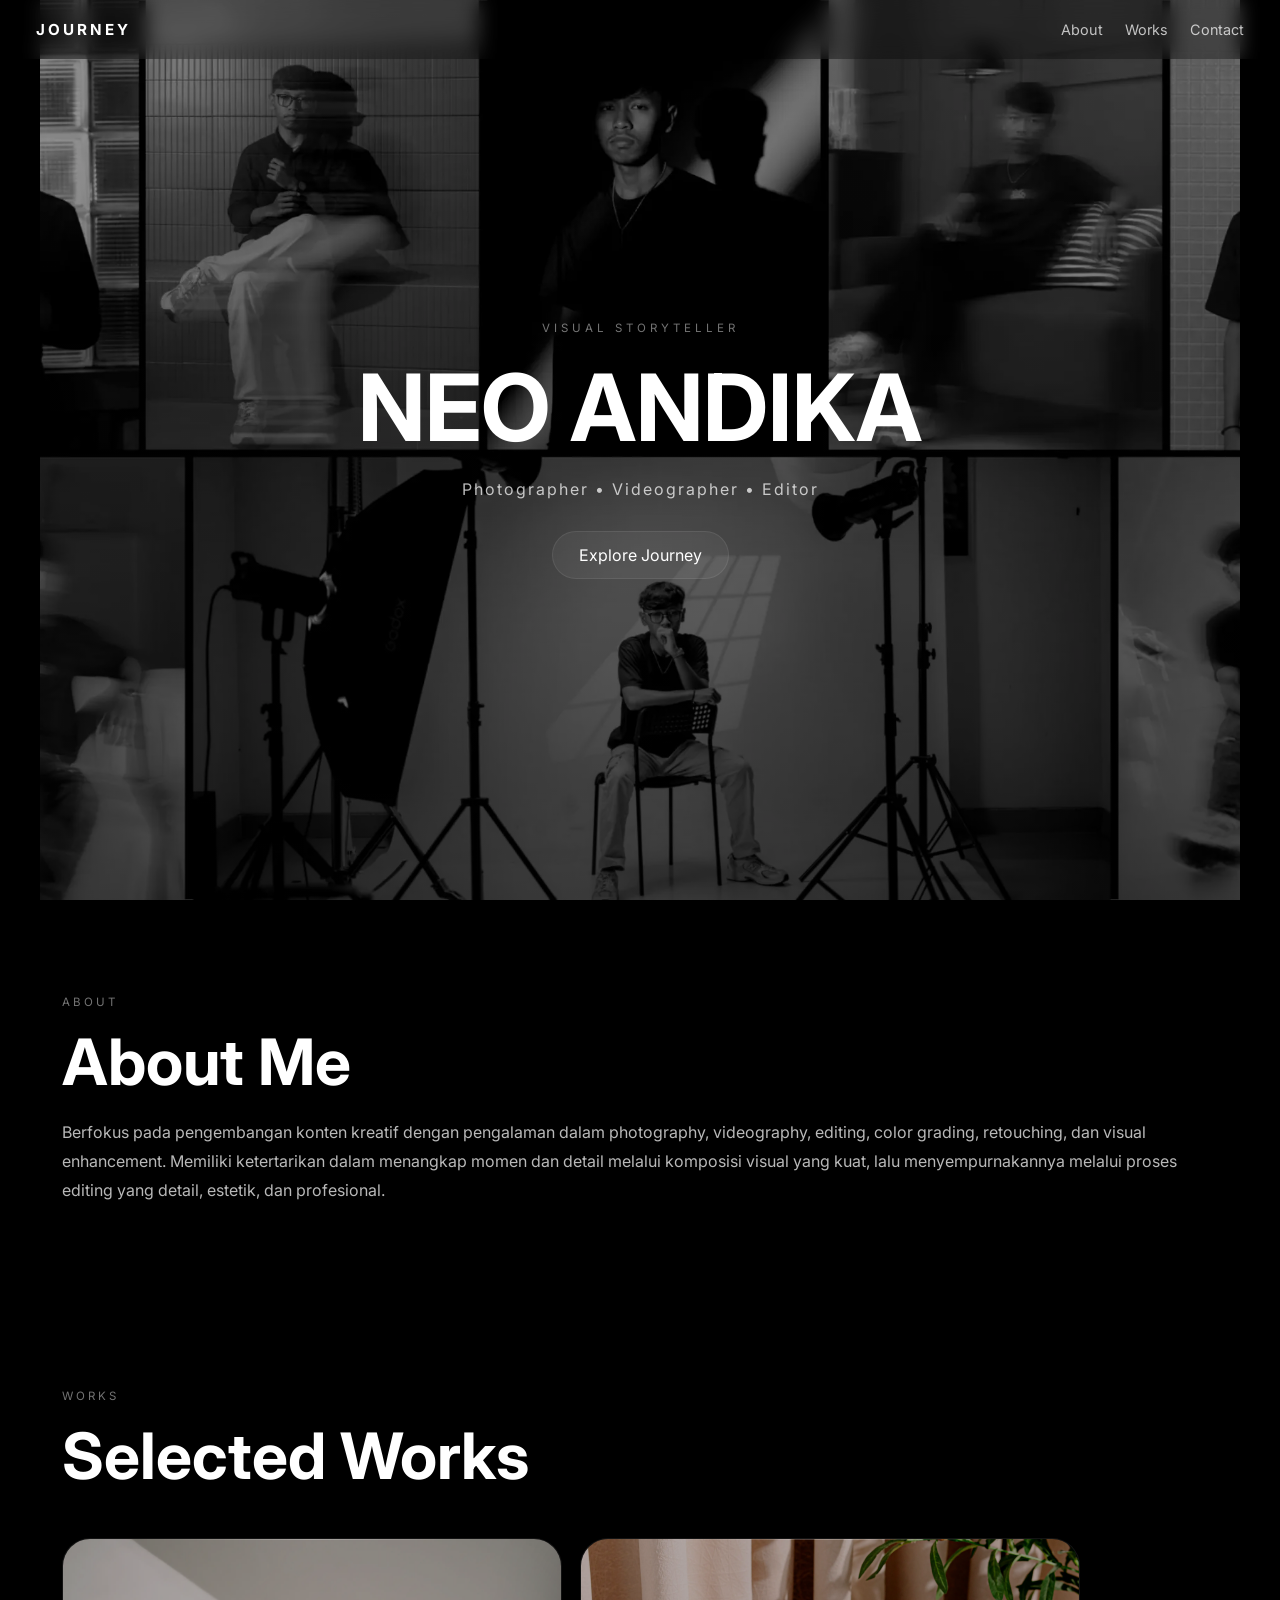
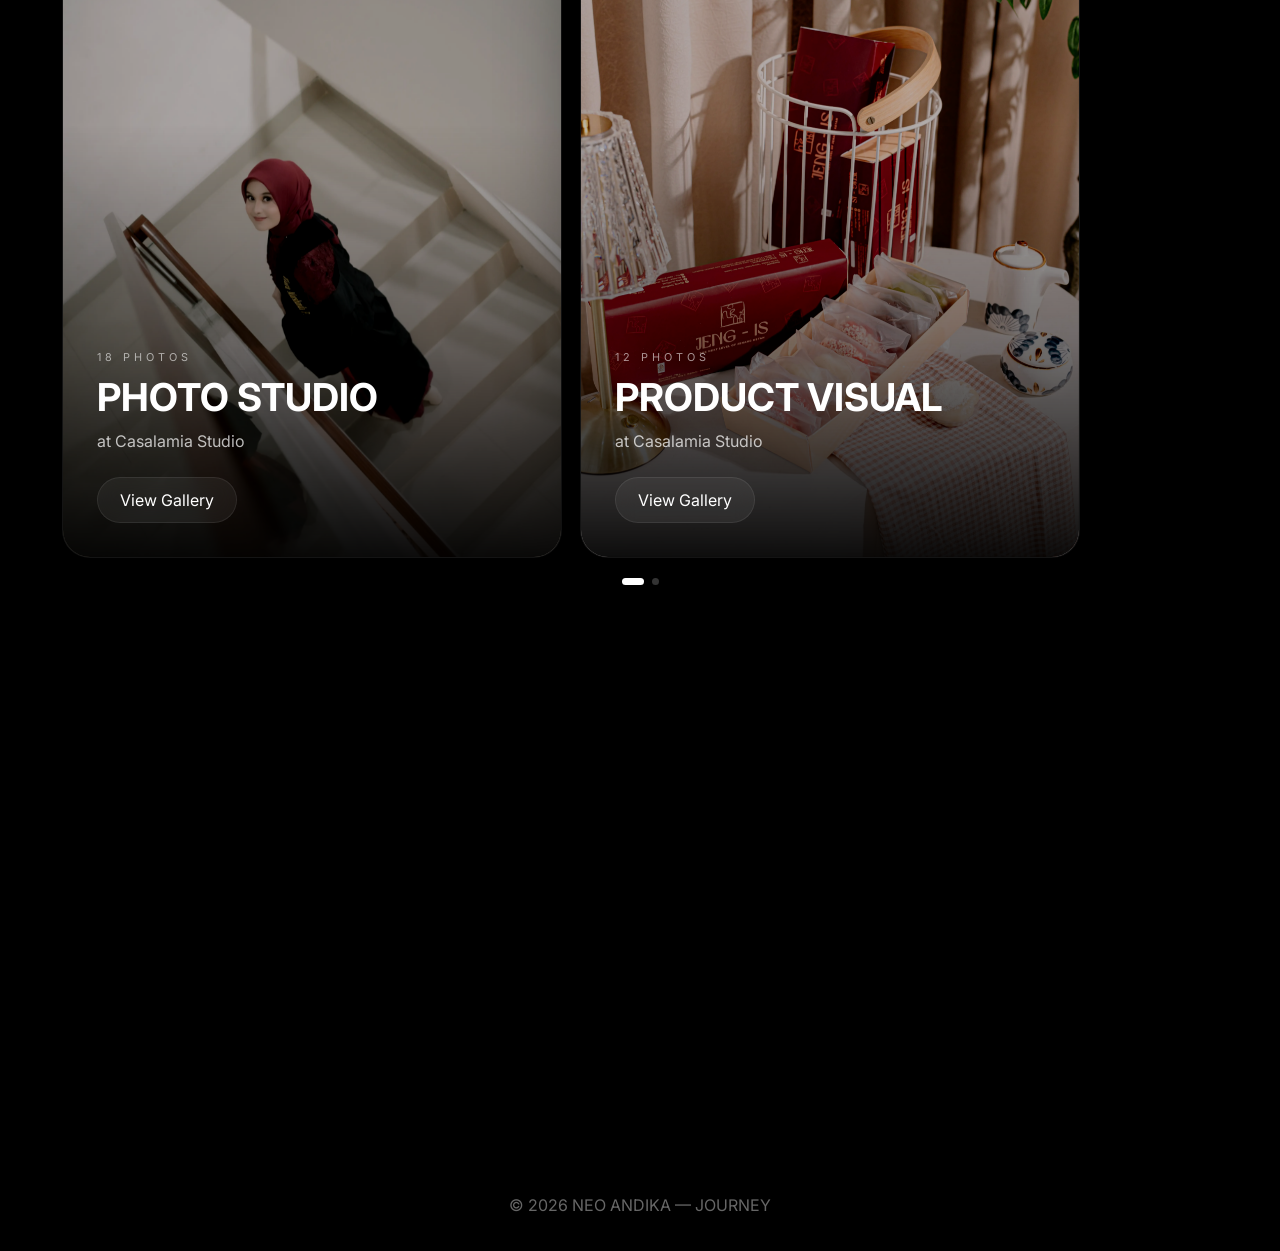
<file: index.html>
<!DOCTYPE html>
<html lang="id">
<head>
  <meta charset="UTF-8" />
  <meta
    name="viewport"
    content="width=device-width, initial-scale=1.0"
  />

  <title>NEO ANDIKA</title>

  <!-- CSS -->
  <link rel="stylesheet" href="style.css" />

  <!-- FONT -->
  <link
    rel="stylesheet"
    href="https://cdnjs.cloudflare.com/ajax/libs/font-awesome/6.5.1/css/all.min.css"
  />

</head>

<body>

  <!-- LOADER -->

  <div id="loader">
    <div class="loader-text">
      LOADING
    </div>
  </div>

  <!-- HEADER -->

  <header>

    <h1>JOURNEY</h1>

    <nav>
      <a href="#about">About</a>
      <a href="#work">Works</a>
      <a href="#contact">Contact</a>
    </nav>

  </header>

  <!-- HERO -->

  <section class="hero">

    <div class="overlay">

      <span class="hero-mini">
        VISUAL STORYTELLER
      </span>

      <h2>NEO ANDIKA</h2>

      <p>
       Photographer • Videographer • Editor
      </p>

      <a href="#work" class="hero-btn">
        Explore Journey
      </a>

    </div>

  </section>

  <!-- ABOUT -->

  <section
    id="about"
    class="fade-section"
  >

    <span class="section-label">
      ABOUT
    </span>

    <h2>
      About Me
    </h2>

    <p>
    Berfokus pada pengembangan konten kreatif dengan pengalaman dalam photography, videography, editing, color grading, retouching, dan visual enhancement. Memiliki ketertarikan dalam menangkap momen dan detail melalui komposisi visual yang kuat, lalu menyempurnakannya melalui proses editing yang detail, estetik, dan profesional.
   </p>

  </section>

  <!-- WORK -->

  <section
    id="work"
    class="fade-section"
  >

    <span class="section-label">
     WORKS
    </span>

    <h2>
      Selected Works
    </h2>

    <!-- HORIZONTAL AUTO SCROLL -->

    <div class="work-slider">

      <!-- PHOTO -->

      <a
        href="photography.html"
        class="work-card"
      >

        <div class="work-bg">

          <img
            src="assets/bc1.webp"
            alt=""
          >

        </div>

        <div class="work-overlay">

          <span>
           18 PHOTOS
          </span>

          <h3>
            PHOTO STUDIO
          </h3>

          <p>
            at Casalamia Studio
          </p>

          <div class="work-button">
            View Gallery
          </div>

        </div>

      </a>

      <!-- PHOTO -->

      <a
        href="photography2.html"
        class="work-card"
      >

        <div class="work-bg">

          <img
            src="assets/bc2.webp"
            alt=""
          >

        </div>

        <div class="work-overlay">

          <span>
            12 PHOTOS
          </span>

          <h3>
            PRODUCT VISUAL
          </h3>

          <p>
            at Casalamia Studio
          </p>

          <div class="work-button">
            View Gallery
          </div>

        </div>

      </a>

    </div>

     <!-- DOTS DI BAWAH FOTO -->

  <div class="slider-dots">

    <span class="dot active"></span>

    <span class="dot"></span>

  </div>
  </section>

  <!-- CONTACT -->

  <section
    id="contact"
    class="fade-section"
  >

    <span class="section-label">
      CONTACT
    </span>

    <h2>
      Contact Me
    </h2>

    <div class="contact-container">

      <a
         href="mailto:neoandika96@email.com"
        class="contact-card"
      >

         <i class="fa-solid fa-envelope"></i>

        <h3>Email</h3>

         <p>neoandika96</p>

      </a>

      <a
        href="https://instagram.com"
        class="contact-card"
      >

        <i class="fa-brands fa-instagram"></i>

        <h3>Instagram</h3>

        <p>@neenyoo_</p>

      </a>

      <a
        href="https://linkedin.com"
        class="contact-card"
      >

        <i class="fa-brands fa-linkedin-in"></i>

        <h3>LinkedIn</h3>

        <p>Neo Andika</p>

      </a>

      <a
        href="https://tiktok.com"
        class="contact-card"
      >

        <i class="fa-brands fa-tiktok"></i>

        <h3>Tiktok</h3>

        <p>@neo.andika</p>

      </a>

    </div>

  </section>

  <!-- FOOTER -->

  <footer>
    © 2026 NEO ANDIKA — JOURNEY
  </footer>

  <!-- JS -->

  <script src="script.js"></script>

</body>
</html>
</file>
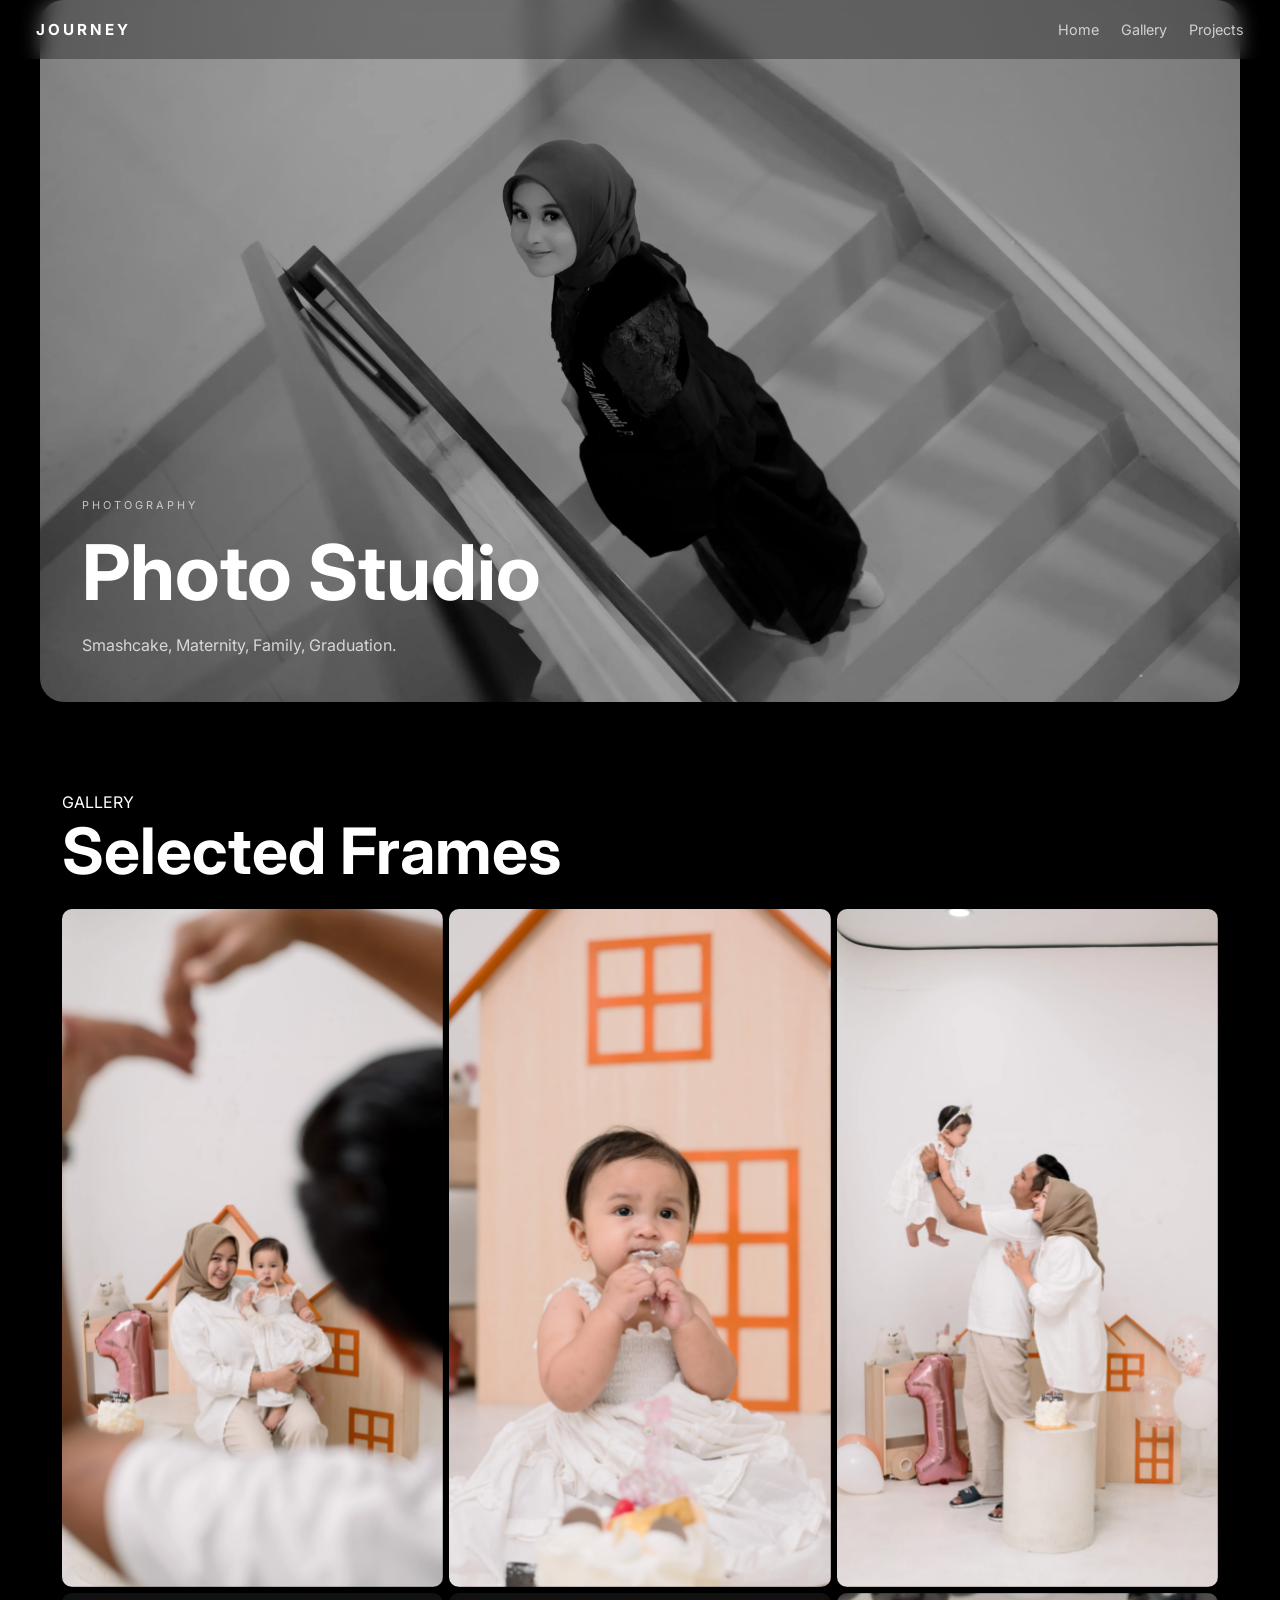
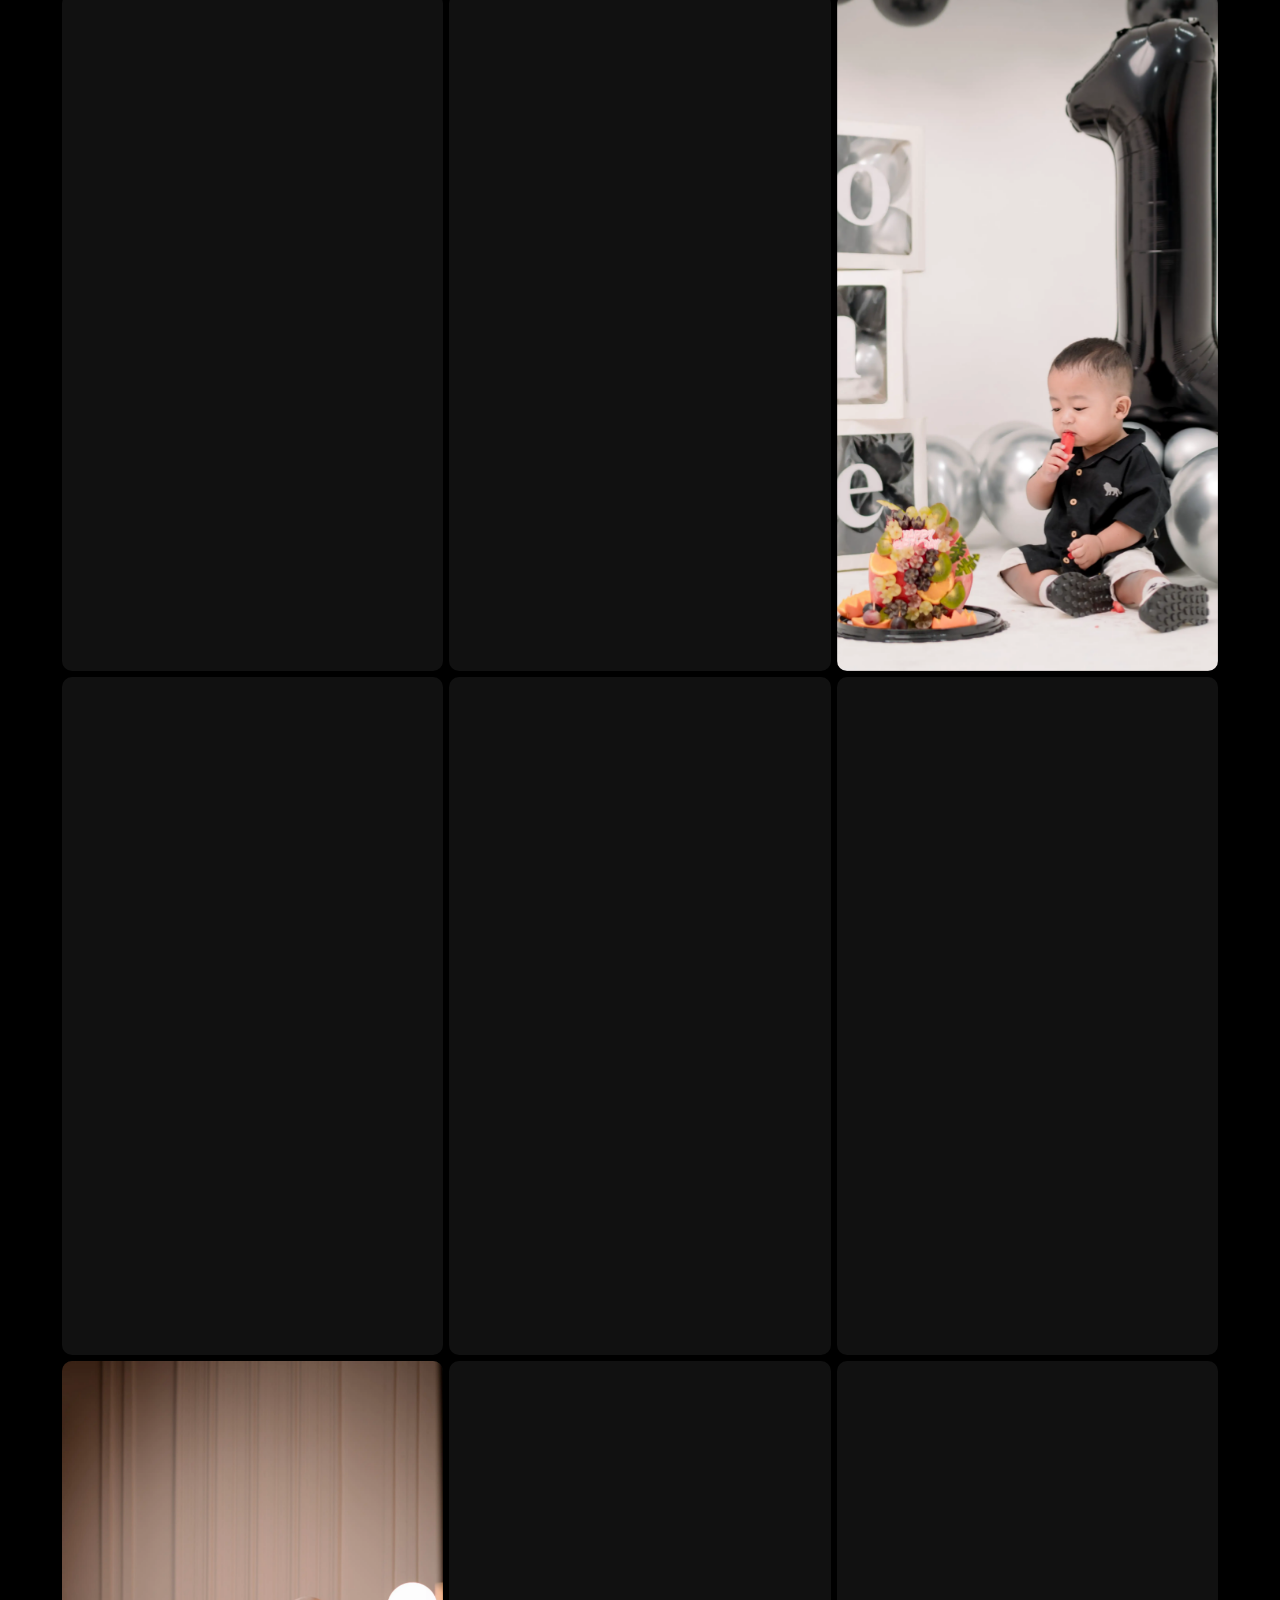
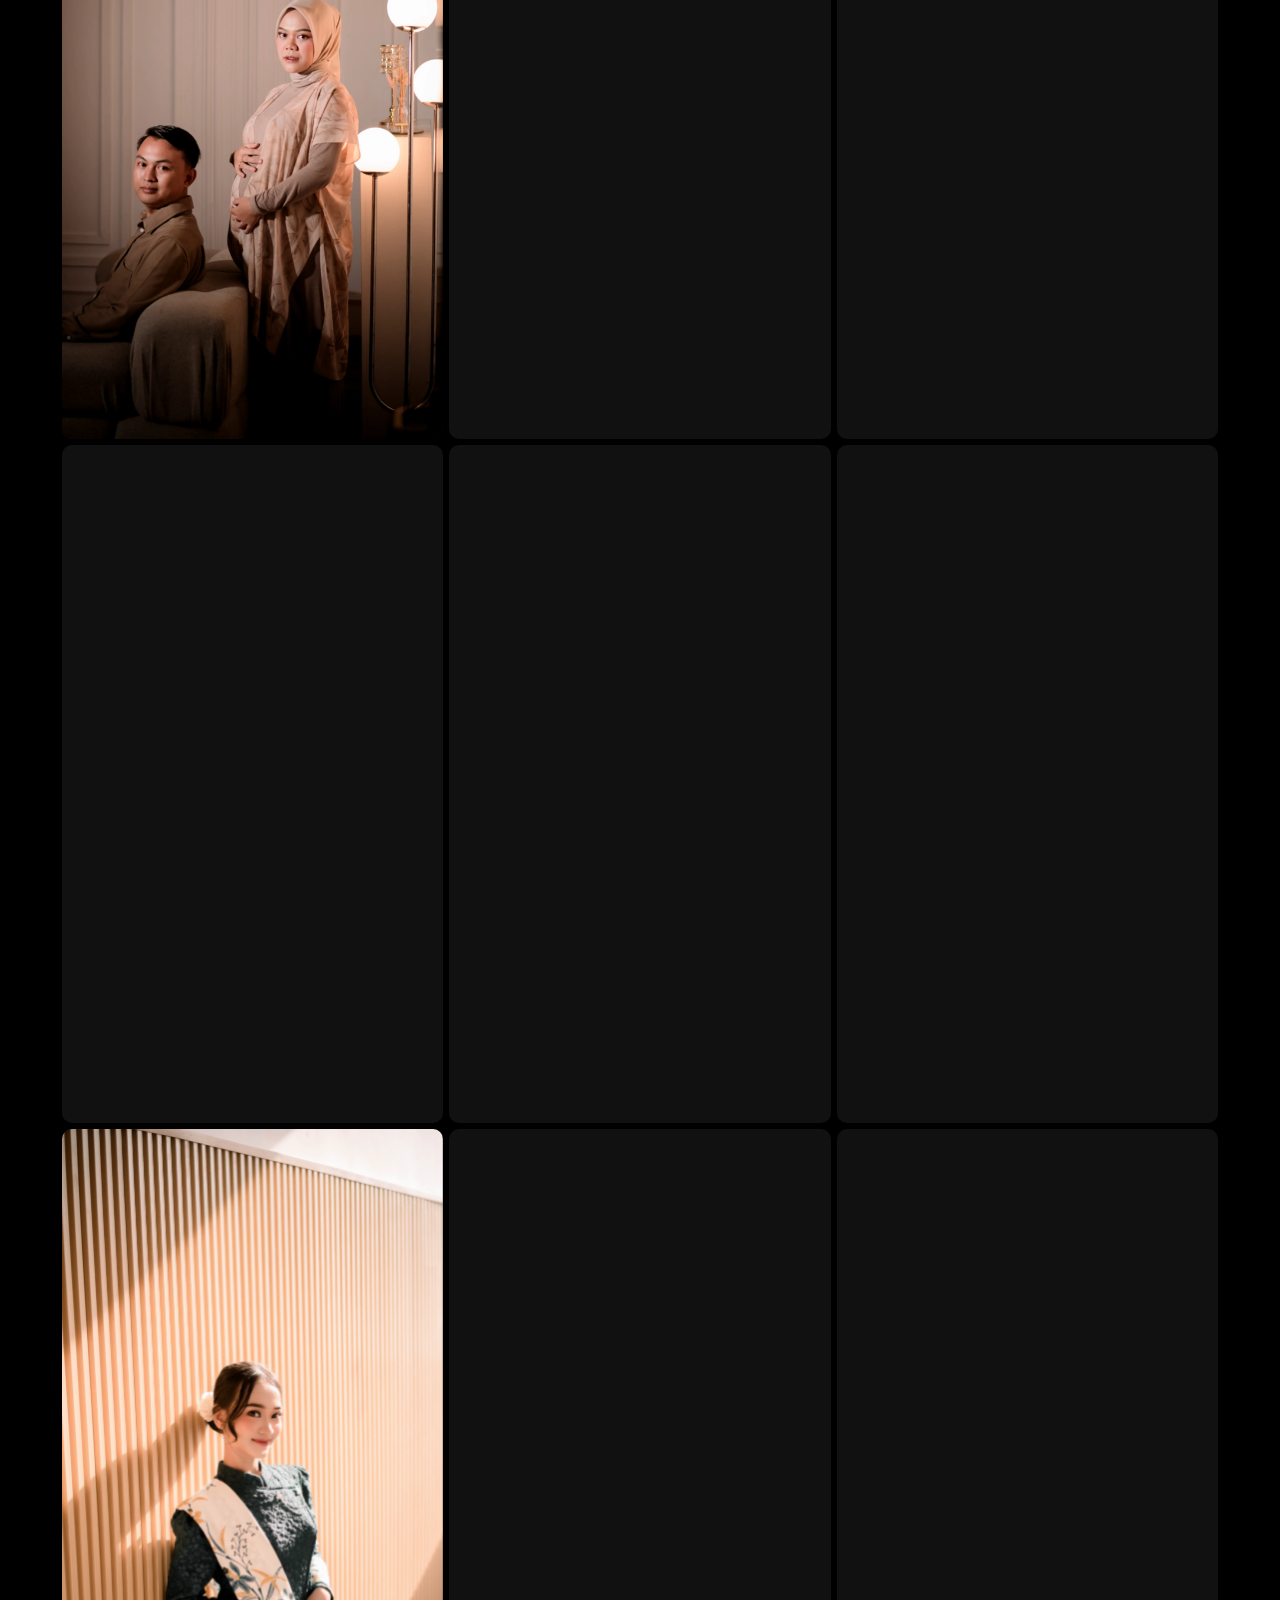
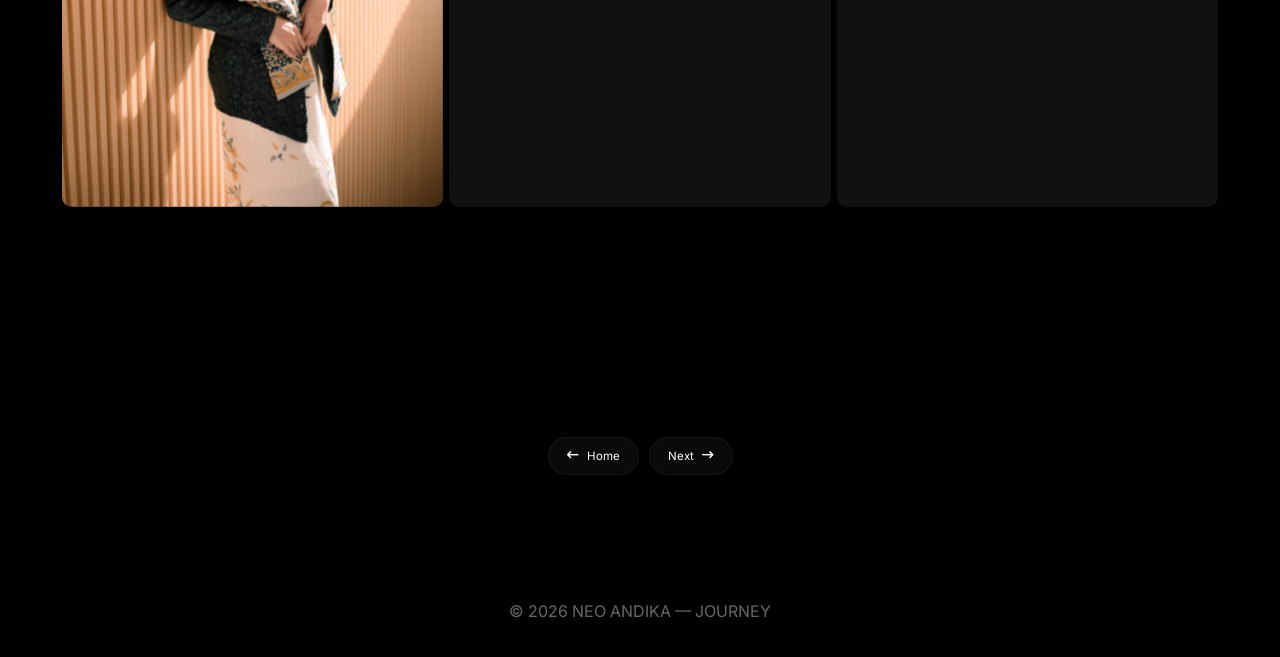
<file: photography.html>
<!DOCTYPE html>
<html lang="id">

<head>

  <meta charset="UTF-8" />

  <meta
    name="viewport"
    content="width=device-width, initial-scale=1.0"
  />

  <title>
    Photography | NEO ANDIKA
  </title>

  <!-- PERFORMANCE -->

  <meta
    name="theme-color"
    content="#000000"
  >

  <meta
    name="color-scheme"
    content="dark"
  >

  <!-- PRELOAD HERO -->

  <link
    rel="preload"
    as="image"
    href="assets/bc11.webp"
    fetchpriority="high"
  >

  <!-- PRECONNECT -->

  <link
    rel="preconnect"
    href="https://fonts.googleapis.com"
  >

  <link
    rel="preconnect"
    href="https://fonts.gstatic.com"
    crossorigin
  >

  <link
    rel="preconnect"
    href="https://cdnjs.cloudflare.com"
  >

  <!-- CSS -->

  <link
    rel="stylesheet"
    href="style.css"
  />

  <!-- FONT AWESOME -->

  <link
    rel="stylesheet"
    href="https://cdnjs.cloudflare.com/ajax/libs/font-awesome/6.5.1/css/all.min.css"
  />

</head>

<body>

  <!-- LOADER -->

  <div id="loader">
    <div class="loader-text">
      LOADING
    </div>
  </div>

  <!-- HEADER -->

  <header>

    <h1>JOURNEY</h1>

    <nav>

      <a href="index.html">
        Home
      </a>

      <a href="#gallery">
        Gallery
      </a>

      <a href="photography2.html">
        Projects
      </a>

    </nav>

  </header>

  <!-- HERO -->

  <section class="project-hero">

    <img
      src="assets/bc11.webp"
      width="1600"
      height="900"
      fetchpriority="high"
      decoding="async"
      draggable="false"
      alt="Photo Studio"
    >

    <div class="project-overlay">

      <span class="project-label">
        PHOTOGRAPHY
      </span>

      <h1>
        Photo Studio
      </h1>

      <p>
        Smashcake, Maternity,
        Family, Graduation.
      </p>

    </div>

  </section>

  <!-- GALLERY -->

  <section
    id="gallery"
    class="project-content fade-section show"
  >

    <div class="project-heading">

      <span>
        GALLERY
      </span>

      <h2>
        Selected Frames
      </h2>

    </div>

    <div class="photo-grid">

      <!-- 18 -->

      <div class="photo-item">
        <img
          src="assets/18.webp"
          width="600"
          height="1067"
          loading="lazy"
          decoding="async"
          draggable="false"
          alt=""
        >
      </div>

      <!-- 17 -->

      <div class="photo-item">
        <img
          src="assets/17.webp"
          width="600"
          height="1067"
          loading="lazy"
          decoding="async"
          draggable="false"
          alt=""
        >
      </div>

      <!-- 16 -->

      <div class="photo-item">
        <img
          src="assets/16.webp"
          width="600"
          height="1067"
          loading="lazy"
          decoding="async"
          draggable="false"
          alt=""
        >
      </div>

      <!-- 15 -->

      <div class="photo-item">
        <img
          src="assets/15.webp"
          width="600"
          height="1067"
          loading="lazy"
          decoding="async"
          draggable="false"
          alt=""
        >
      </div>

      <!-- 14 -->

      <div class="photo-item">
        <img
          src="assets/14.webp"
          width="600"
          height="1067"
          loading="lazy"
          decoding="async"
          draggable="false"
          alt=""
        >
      </div>

      <!-- 13 -->

      <div class="photo-item">
        <img
          src="assets/13.webp"
          width="600"
          height="1067"
          loading="lazy"
          decoding="async"
          draggable="false"
          alt=""
        >
      </div>

      <!-- 12 -->

      <div class="photo-item">
        <img
          src="assets/12.webp"
          width="600"
          height="1067"
          loading="lazy"
          decoding="async"
          draggable="false"
          alt=""
        >
      </div>

      <!-- 11 -->

      <div class="photo-item">
        <img
          src="assets/11.webp"
          width="600"
          height="1067"
          loading="lazy"
          decoding="async"
          draggable="false"
          alt=""
        >
      </div>

      <!-- 10 -->

      <div class="photo-item">
        <img
          src="assets/10.webp"
          width="600"
          height="1067"
          loading="lazy"
          decoding="async"
          draggable="false"
          alt=""
        >
      </div>

      <!-- 9 -->

      <div class="photo-item">
        <img
          src="assets/9.webp"
          width="600"
          height="1067"
          loading="lazy"
          decoding="async"
          draggable="false"
          alt=""
        >
      </div>

      <!-- 8 -->

      <div class="photo-item">
        <img
          src="assets/8.webp"
          width="600"
          height="1067"
          loading="lazy"
          decoding="async"
          draggable="false"
          alt=""
        >
      </div>

      <!-- 7 -->

      <div class="photo-item">
        <img
          src="assets/7.webp"
          width="600"
          height="1067"
          loading="lazy"
          decoding="async"
          draggable="false"
          alt=""
        >
      </div>

      <!-- 6 -->

      <div class="photo-item">
        <img
          src="assets/6.webp"
          width="600"
          height="1067"
          loading="lazy"
          decoding="async"
          draggable="false"
          alt=""
        >
      </div>

      <!-- 5 -->

      <div class="photo-item">
        <img
          src="assets/5.webp"
          width="600"
          height="1067"
          loading="lazy"
          decoding="async"
          draggable="false"
          alt=""
        >
      </div>

      <!-- 4 -->

      <div class="photo-item">
        <img
          src="assets/4.webp"
          width="600"
          height="1067"
          loading="lazy"
          decoding="async"
          draggable="false"
          alt=""
        >
      </div>

      <!-- 3 -->

      <div class="photo-item">
        <img
          src="assets/3.webp"
          width="600"
          height="1067"
          loading="lazy"
          decoding="async"
          draggable="false"
          alt=""
        >
      </div>

      <!-- 2 -->

      <div class="photo-item">
        <img
          src="assets/2.webp"
          width="600"
          height="1067"
          loading="lazy"
          decoding="async"
          draggable="false"
          alt=""
        >
      </div>

      <!-- 1 -->

      <div class="photo-item">
        <img
          src="assets/1.webp"
          width="600"
          height="1067"
          loading="lazy"
          decoding="async"
          draggable="false"
          alt=""
        >
      </div>

    </div>

  </section>

  <!-- SWITCH -->

  <section class="project-switch">

    <a
      href="index.html"
      class="switch-btn"
    >

      <i class="fa-solid fa-arrow-left-long"></i>

      <span>
        Home
      </span>

    </a>

    <a
      href="photography2.html"
      class="switch-btn"
    >

      <span>
        Next
      </span>

      <i class="fa-solid fa-arrow-right-long"></i>

    </a>

  </section>

  <!-- FOOTER -->

  <footer>

    © 2026 NEO ANDIKA — JOURNEY

  </footer>

  <!-- LIGHTWEIGHT LOADER -->

  <script>

    window.addEventListener("load", () => {

      const loader =
      document.getElementById("loader");

      loader.style.opacity = "0";

      setTimeout(() => {

        loader.style.display = "none";

      }, 400);

    });

  </script>

</body>
</html>
</file>
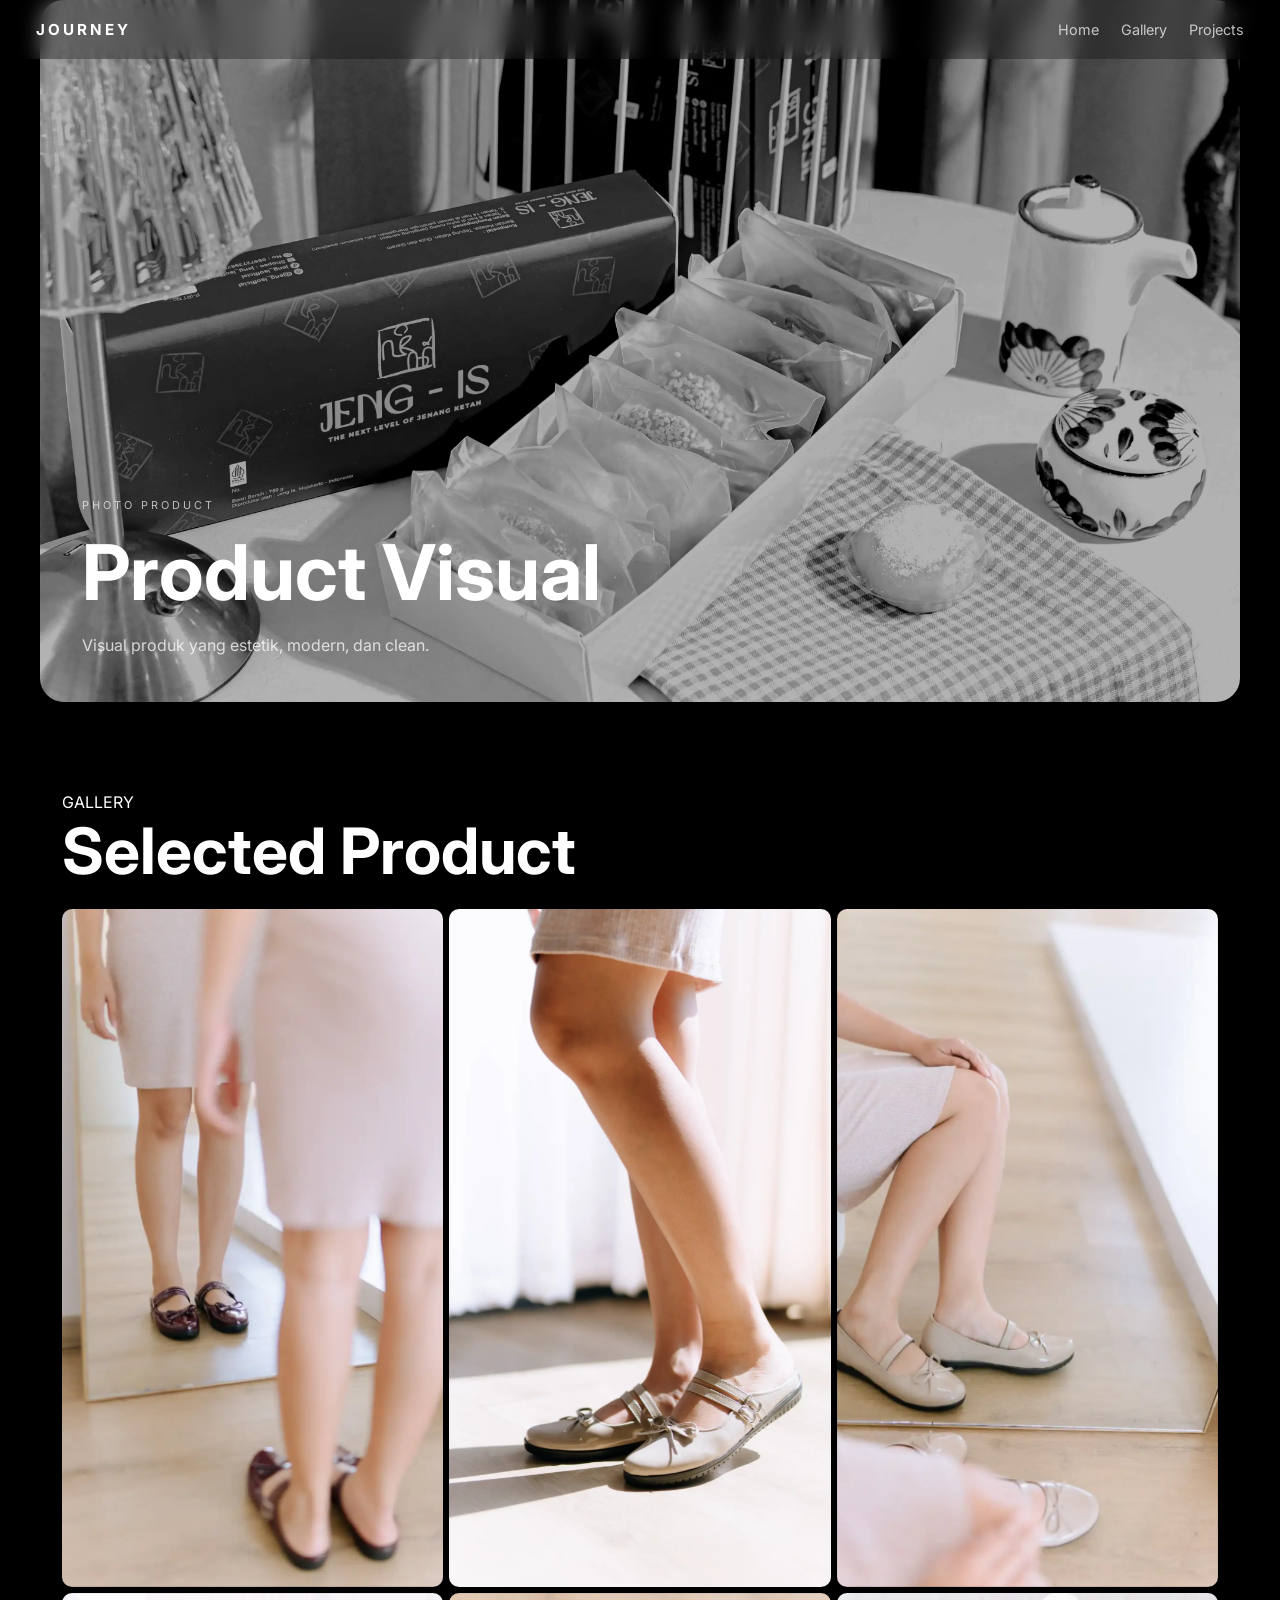
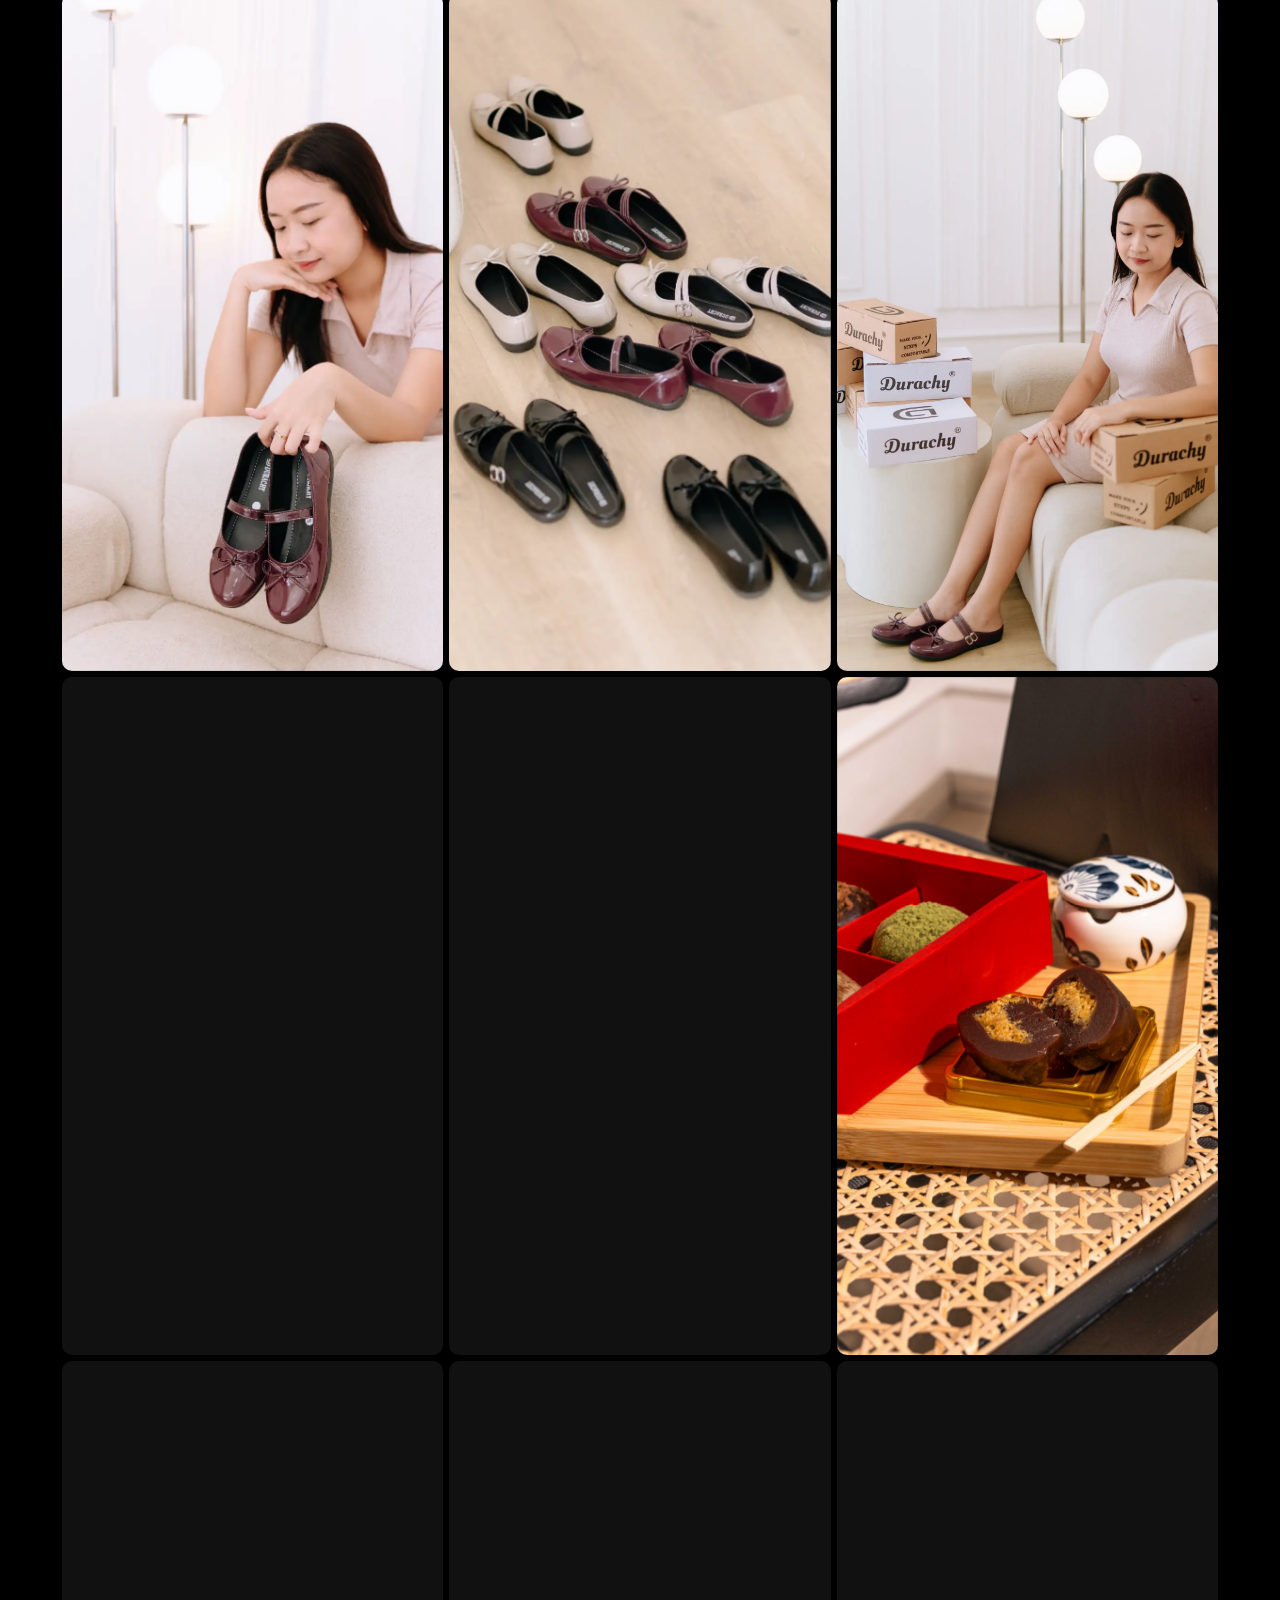
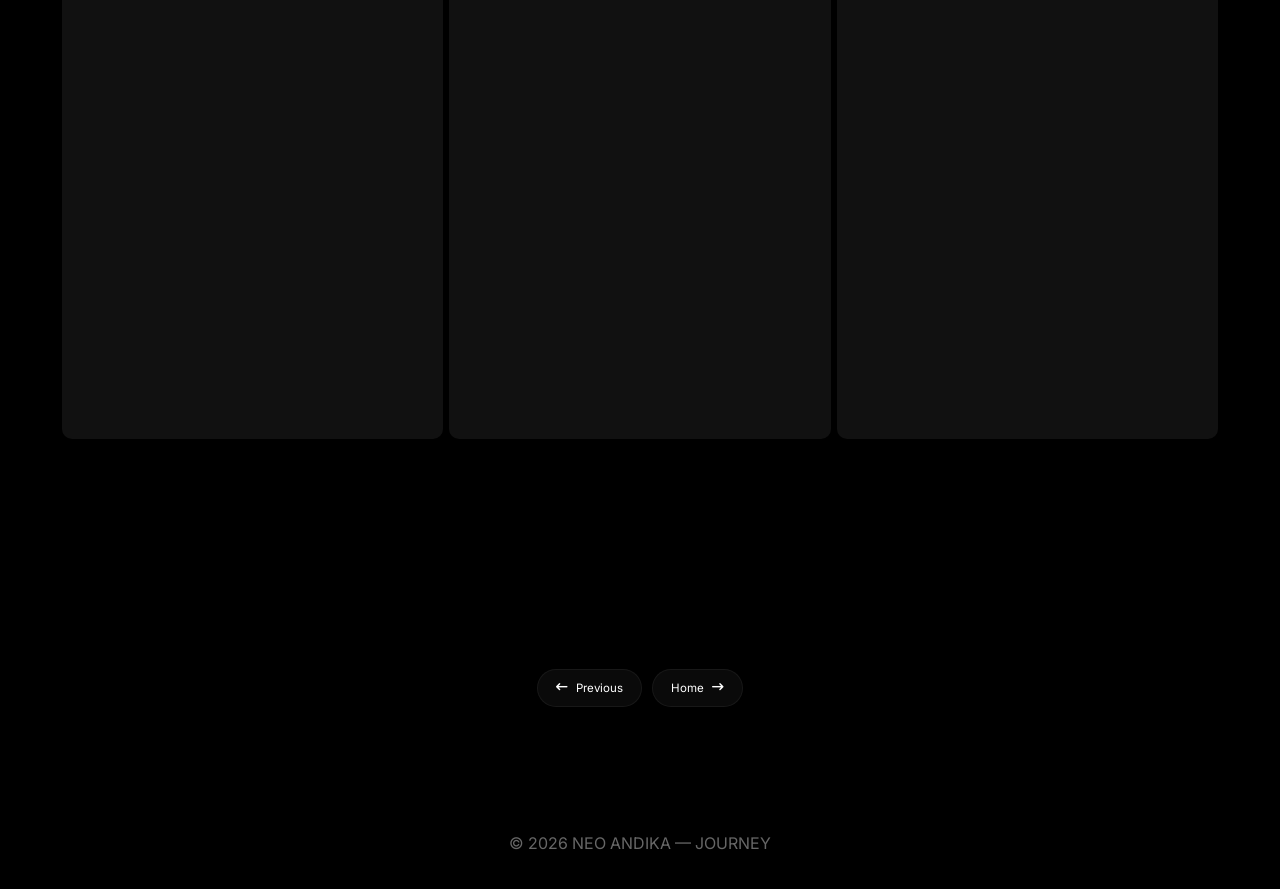
<file: photography2.html>
<!DOCTYPE html>
<html lang="id">

<head>

  <meta charset="UTF-8" />

  <meta
    name="viewport"
    content="width=device-width, initial-scale=1.0"
  />

  <title>
    Photo Product | NEO ANDIKA
  </title>

  <!-- PERFORMANCE -->

  <meta
    name="theme-color"
    content="#000000"
  >

  <meta
    name="color-scheme"
    content="dark"
  >

  <!-- PRELOAD HERO -->

  <link
    rel="preload"
    as="image"
    href="assets/bc22.webp"
    fetchpriority="high"
  >

  <!-- PRECONNECT -->

  <link
    rel="preconnect"
    href="https://fonts.googleapis.com"
  >

  <link
    rel="preconnect"
    href="https://fonts.gstatic.com"
    crossorigin
  >

  <link
    rel="preconnect"
    href="https://cdnjs.cloudflare.com"
  >

  <!-- CSS -->

  <link
    rel="stylesheet"
    href="style.css"
  />

  <!-- FONT AWESOME -->

  <link
    rel="stylesheet"
    href="https://cdnjs.cloudflare.com/ajax/libs/font-awesome/6.5.1/css/all.min.css"
  />

</head>

<body>

  <!-- LOADER -->

  <div id="loader">
    <div class="loader-text">
      LOADING
    </div>
  </div>

  <!-- HEADER -->

  <header>

    <h1>JOURNEY</h1>

    <nav>

      <a href="index.html">
        Home
      </a>

      <a href="#gallery">
        Gallery
      </a>

      <a href="photography.html">
        Projects
      </a>

    </nav>

  </header>

  <!-- HERO -->

  <section class="project-hero">

    <img
      src="assets/bc22.webp"
      width="1600"
      height="900"
      fetchpriority="high"
      decoding="async"
      draggable="false"
      alt="Photo Product"
    >

    <div class="project-overlay">

      <span class="project-label">
        PHOTO PRODUCT
      </span>

      <h1>
        Product Visual
      </h1>

      <p>
        Visual produk yang estetik,
        modern, dan clean.
      </p>

    </div>

  </section>

  <!-- GALLERY -->

  <section
    id="gallery"
    class="project-content fade-section show"
  >

    <div class="project-heading">

      <span>
        GALLERY
      </span>

      <h2>
        Selected Product
      </h2>

    </div>

    <div class="photo-grid">

      <!-- 12 -->

      <div class="photo-item">
        <img
          src="assets/p12.webp"
          width="600"
          height="1067"
          loading="eager"
          decoding="async"
          draggable="false"
          alt=""
        >
      </div>

      <!-- 11 -->

      <div class="photo-item">
        <img
          src="assets/p11.webp"
          width="600"
          height="1067"
          loading="eager"
          decoding="async"
          draggable="false"
          alt=""
        >
      </div>

      <!-- 10 -->

      <div class="photo-item">
        <img
          src="assets/p10.webp"
          width="600"
          height="1067"
          loading="eager"
          decoding="async"
          draggable="false"
          alt=""
        >
      </div>

      <!-- 9 -->

      <div class="photo-item">
        <img
          src="assets/p9.webp"
          width="600"
          height="1067"
          loading="lazy"
          decoding="async"
          draggable="false"
          alt=""
        >
      </div>

      <!-- 8 -->

      <div class="photo-item">
        <img
          src="assets/p8.webp"
          width="600"
          height="1067"
          loading="lazy"
          decoding="async"
          draggable="false"
          alt=""
        >
      </div>

      <!-- 7 -->

      <div class="photo-item">
        <img
          src="assets/p7.webp"
          width="600"
          height="1067"
          loading="lazy"
          decoding="async"
          draggable="false"
          alt=""
        >
      </div>

      <!-- 6 -->

      <div class="photo-item">
        <img
          src="assets/p6.webp"
          width="600"
          height="1067"
          loading="lazy"
          decoding="async"
          draggable="false"
          alt=""
        >
      </div>

      <!-- 5 -->

      <div class="photo-item">
        <img
          src="assets/p5.webp"
          width="600"
          height="1067"
          loading="lazy"
          decoding="async"
          draggable="false"
          alt=""
        >
      </div>

      <!-- 4 -->

      <div class="photo-item">
        <img
          src="assets/p4.webp"
          width="600"
          height="1067"
          loading="lazy"
          decoding="async"
          draggable="false"
          alt=""
        >
      </div>

      <!-- 3 -->

      <div class="photo-item">
        <img
          src="assets/p3.webp"
          width="600"
          height="1067"
          loading="lazy"
          decoding="async"
          draggable="false"
          alt=""
        >
      </div>

      <!-- 2 -->

      <div class="photo-item">
        <img
          src="assets/p2.webp"
          width="600"
          height="1067"
          loading="lazy"
          decoding="async"
          draggable="false"
          alt=""
        >
      </div>

      <!-- 1 -->

      <div class="photo-item">
        <img
          src="assets/p1.webp"
          width="600"
          height="1067"
          loading="lazy"
          decoding="async"
          draggable="false"
          alt=""
        >
      </div>

    </div>

  </section>

  <!-- SWITCH -->

  <section class="project-switch">

    <a
      href="photography.html"
      class="switch-btn"
    >

      <i class="fa-solid fa-arrow-left-long"></i>

      <span>
        Previous
      </span>

    </a>

    <a
      href="index.html"
      class="switch-btn"
    >

      <span>
        Home
      </span>

      <i class="fa-solid fa-arrow-right-long"></i>

    </a>

  </section>

  <!-- FOOTER -->

  <footer>

    © 2026 NEO ANDIKA — JOURNEY

  </footer>

  <!-- LOADER -->

  <script>

    window.addEventListener("load", () => {

      const loader =
      document.getElementById("loader");

      loader.style.opacity = "0";

      setTimeout(() => {

        loader.style.display = "none";

      }, 400);

    });

  </script>

</body>
</html>
</file>
<file: style.css>
@import url('https://fonts.googleapis.com/css2?family=Inter:wght@300;400;500;600&display=swap');

/* =========================
RESET
========================= */

*{
  margin:0;
  padding:0;
  box-sizing:border-box;
}

html{
  scroll-behavior:smooth;
}

body{
  font-family:'Inter',sans-serif;
  background:#000;
  color:#fff;
  overflow-x:hidden;

  -webkit-font-smoothing:antialiased;
}

/* =========================
LOADER
========================= */

#loader{
  position:fixed;
  inset:0;

  background:#000;

  display:flex;
  justify-content:center;
  align-items:center;

  z-index:99999;

  transition:.6s ease;
}

.loader-text{
  letter-spacing:6px;

  font-size:.8rem;

  animation:blink 1s infinite;
}

@keyframes blink{

  50%{
    opacity:.35;
  }

}

/* =========================
HEADER
========================= */

header{
  position:fixed;
  top:0;
  left:0;

  width:100%;

  display:flex;
  justify-content:space-between;
  align-items:center;

  padding:20px 36px;

  z-index:999;

  background:
  rgba(0,0,0,.3);

  backdrop-filter:blur(10px);
}

header h1{
  font-size:.95rem;

  letter-spacing:3px;
}

nav{
  display:flex;
  align-items:center;
}

nav a{
  color:white;

  text-decoration:none;

  margin-left:22px;

  font-size:.9rem;

  opacity:.72;

  transition:.3s ease;
}

nav a:hover{
  opacity:1;
}

/* =========================
HERO
========================= */

.hero{
  position:relative;

  height:100vh;

  display:flex;
  justify-content:center;
  align-items:center;

  text-align:center;

  overflow:hidden;

  background:
  linear-gradient(
    rgba(0,0,0,.38),
    rgba(0,0,0,.7)
  ),
  url('assets/neo.webp');

  background-size:cover;
  background-position:center;
}

.overlay{
  position:relative;

  z-index:2;

  padding:20px;
}

.hero-mini{
  display:block;

  margin-bottom:16px;

  letter-spacing:4px;

  font-size:.72rem;

  opacity:.45;
}

.hero h2{
  font-size:
  clamp(3rem,8vw,5.8rem);

  margin-bottom:12px;
}

.hero p{
  opacity:.72;

  letter-spacing:2px;
}

.hero-btn{
  display:inline-block;

  margin-top:28px;

  padding:
  13px 26px;

  border-radius:50px;

  text-decoration:none;
  color:white;

  background:
  rgba(255,255,255,.05);

  border:
  1px solid rgba(255,255,255,.08);

  transition:.3s ease;
}

.hero-btn:hover{

  transform:
  translateY(-3px);

}

/* =========================
SECTION
========================= */

section{
  width:min(1200px,100%);

  margin:auto;

  padding:
  90px 22px;
}

.section-label{
  display:inline-block;

  margin-bottom:14px;

  font-size:.72rem;

  letter-spacing:3px;

  opacity:.45;
}

section h2{
  font-size:
  clamp(2rem,5vw,4rem);

  margin-bottom:18px;
}

section p{
  line-height:1.8;

  opacity:.72;
}

/* =========================
FADE
========================= */

.fade-section{
  opacity:0;

  transform:
  translateY(30px);

  transition:.7s ease;
}

.fade-section.show{
  opacity:1;

  transform:
  translateY(0);
}

/* =========================
WORK SLIDER
========================= */

.work-slider{
  display:flex;

  gap:18px;

  overflow-x:auto;
  overflow-y:hidden;

  scroll-snap-type:x mandatory;

  padding-top:26px;

  scrollbar-width:none;

  -webkit-overflow-scrolling:touch;
}

.work-slider::-webkit-scrollbar{
  display:none;
}

.work-card{
  position:relative;

  min-width:500px;
  height:620px;

  overflow:hidden;

  border-radius:22px;

  background:#111;

  flex-shrink:0;

  scroll-snap-align:center;

  text-decoration:none;
  color:white;
}

.work-bg{
  width:100%;
  height:100%;
}

.work-bg img,
.work-bg video{
  width:100%;
  height:100%;

  object-fit:cover;

  display:block;

  transform:translateZ(0);

  transition:
  transform .4s ease;
}

.work-card:hover img,
.work-card:hover video{

  transform:
  scale(1.02);

}

/* OVERLAY */

.work-overlay{
  position:absolute;
  inset:0;

  display:flex;
  flex-direction:column;
  justify-content:flex-end;

  padding:30px;

  background:
  linear-gradient(
    to top,
    rgba(0,0,0,.78),
    transparent 60%
  );
}

.work-overlay span{
  margin-bottom:12px;

  font-size:.65rem;

  letter-spacing:3px;

  opacity:.5;
}

.work-overlay h3{
  font-size:2rem;

  margin-bottom:10px;
}

.work-overlay p{
  max-width:320px;

  margin-bottom:18px;
}

.work-button{
  width:fit-content;

  padding:
  11px 20px;

  border-radius:50px;

  background:
  rgba(255,255,255,.05);

  border:
  1px solid rgba(255,255,255,.08);
}

/* =========================
DOTS
========================= */

.slider-dots{
  display:flex;
  justify-content:center;
  align-items:center;

  gap:8px;

  margin-top:20px;
}

.dot{
  width:7px;
  height:7px;

  border-radius:50%;

  background:
  rgba(255,255,255,.2);

  transition:.3s ease;
}

.dot.active{
  width:22px;

  border-radius:20px;

  background:white;
}

/* =========================
CONTACT
========================= */

.contact-container{
  display:flex;

  gap:14px;

  overflow-x:auto;

  padding-top:26px;

  scrollbar-width:none;
}

.contact-container::-webkit-scrollbar{
  display:none;
}

.contact-card{
  min-width:220px;

  padding:24px;

  border-radius:16px;

  text-decoration:none;
  color:white;

  background:
  rgba(255,255,255,.03);

  border:
  1px solid rgba(255,255,255,.06);

  transition:.3s ease;
}

.contact-card:hover{

  transform:
  translateY(-3px);

}

.contact-card i{
  font-size:1.5rem;

  margin-bottom:16px;
}

.contact-card h3{
  margin-bottom:8px;
}

/* =========================
PHOTO & VIDEO GRID
========================= */

.photo-grid,
.tiktok-grid{
  display:grid;

  grid-template-columns:
  repeat(3,1fr);

  gap:6px;

  margin-top:20px;
}

/* ITEM */

.photo-item,
.tiktok-item{
  position:relative;

  width:100%;

  aspect-ratio:9/16;

  overflow:hidden;

  border-radius:10px;

  background:#111;
}

/* IMAGE & VIDEO */

.photo-item img,
.tiktok-item video{
  position:absolute;
  inset:0;

  width:100%;
  height:100%;

  object-fit:cover;

  display:block;

  transform:translateZ(0);

  backface-visibility:hidden;

  transition:
  transform .3s ease;
}

/* HOVER */

.photo-item:hover img,
.tiktok-item:hover video{

  transform:
  scale(1.02);

}

/* =========================
PROJECT HERO
========================= */

.project-hero{
  position:relative;

  width:min(1200px,100%);

  height:78vh;

  margin:auto;

  overflow:hidden;

  border-radius:24px;

  display:flex;
  align-items:flex-end;

  padding:
  clamp(22px,4vw,42px);
}

.project-hero img{
  position:absolute;
  inset:0;

  width:100%;
  height:100%;

  object-fit:cover;

  display:block;

  filter:
  brightness(.7);
}

.project-hero::before{
  content:"";

  position:absolute;
  inset:0;

  background:
  linear-gradient(
    to top,
    rgba(0,0,0,.82),
    rgba(0,0,0,.18)
  );
}

.project-overlay{
  position:relative;

  z-index:2;
}

.project-label{
  display:inline-block;

  margin-bottom:14px;

  font-size:.68rem;

  letter-spacing:3px;

  opacity:.68;
}

.project-overlay h1{
  font-size:
  clamp(2.5rem,6vw,5rem);

  margin-bottom:12px;
}

.project-overlay p{
  width:min(500px,100%);

  line-height:1.8;

  opacity:.75;
}

/* =========================
PROJECT SWITCH
========================= */

.project-switch{
  display:flex;
  justify-content:center;
  align-items:center;

  gap:10px;

  margin-top:50px;
}

.switch-btn{
  display:flex;
  align-items:center;
  gap:8px;

  padding:
  11px 18px;

  border-radius:50px;

  text-decoration:none;
  color:white;

  font-size:.72rem;

  background:
  rgba(255,255,255,.04);

  border:
  1px solid rgba(255,255,255,.06);

  transition:.3s ease;
}

.switch-btn:hover{

  transform:
  translateY(-2px);

}

/* =========================
FOOTER
========================= */

footer{
  padding:36px 20px;

  text-align:center;

  opacity:.4;
}

/* =========================
RESPONSIVE
========================= */

@media(max-width:768px){

  header{
    padding:18px 20px;
  }

  .work-card{
    min-width:82vw;
    height:540px;
  }

  .contact-card{
    min-width:200px;
  }

  .project-hero{
    height:68vh;

    border-radius:18px;
  }

}

@media(max-width:480px){

  nav a{
    margin-left:12px;

    font-size:.75rem;
  }

  .hero h2{
    font-size:2.8rem;
  }

  .work-card{
    min-width:86vw;
    height:500px;
  }

  .work-overlay{
    padding:22px;
  }

  .work-overlay h3{
    font-size:1.6rem;
  }

  .photo-grid,
  .tiktok-grid{
    gap:4px;
  }

  .photo-item,
  .tiktok-item{
    border-radius:8px;
  }

  .project-hero{
    height:58vh;

    border-radius:14px;

    padding:18px;
  }

  .project-overlay h1{
    font-size:2rem;
  }

  .project-overlay p{
    font-size:.76rem;
  }

}

/* =========================
WORK CARD CINEMATIC
========================= */

.work-card{
  position:relative;

  min-width:500px;
  height:620px;

  overflow:hidden;

  border-radius:28px;

  flex-shrink:0;

  scroll-snap-align:center;

  text-decoration:none;
  color:white;

  background:
  rgba(255,255,255,.02);

  border:
  1px solid rgba(255,255,255,.06);

  box-shadow:
  0 20px 80px rgba(0,0,0,.45);

  transition:
  transform .5s cubic-bezier(.19,1,.22,1),
  box-shadow .5s ease,
  border .5s ease;
}

/* IMAGE */

.work-bg{
  position:absolute;
  inset:0;

  width:100%;
  height:100%;
}

.work-bg img,
.work-bg video{
  width:100%;
  height:100%;

  object-fit:cover;

  transition:
  transform 1.2s cubic-bezier(.19,1,.22,1),
  filter .8s ease;

  filter:
  brightness(.72)
  contrast(1.05)
  saturate(.95);
}

/* DARK OVERLAY */

.work-overlay{
  position:absolute;
  inset:0;

  display:flex;
  flex-direction:column;
  justify-content:flex-end;

  padding:34px;

  background:
  linear-gradient(
    to top,
    rgba(0,0,0,.92),
    rgba(0,0,0,.35),
    transparent 70%
  );

  z-index:2;
}

/* TOP LIGHT */

.work-card::before{
  content:"";

  position:absolute;
  top:0;
  left:50%;

  transform:translateX(-50%);

  width:70%;
  height:1px;

  background:
  linear-gradient(
    to right,
    transparent,
    rgba(255,255,255,.25),
    transparent
  );

  z-index:3;
}

/* AMBIENT GLOW */

.work-card::after{
  content:"";

  position:absolute;

  width:400px;
  height:400px;

  top:-30%;
  right:-20%;

  background:
  radial-gradient(
    circle,
    rgba(255,255,255,.12),
    transparent 70%
  );

  filter:blur(100px);

  opacity:0;

  transition:.6s ease;

  z-index:1;
}

/* HOVER */

.work-card:hover{

  transform:
  translateY(-10px);

  border:
  1px solid rgba(255,255,255,.12);

  box-shadow:
    0 30px 120px rgba(0,0,0,.55),
    0 0 40px rgba(255,255,255,.05);
}

/* IMAGE HOVER */

.work-card:hover img,
.work-card:hover video{

  transform:
  scale(1.06);

  filter:
  brightness(.82)
  contrast(1.08);
}

/* GLOW APPEAR */

.work-card:hover::after{
  opacity:1;
}

/* TEXT */

.work-overlay span{
  margin-bottom:14px;

  font-size:.68rem;

  letter-spacing:4px;

  opacity:.58;
}

.work-overlay h3{
  font-size:
  clamp(1.8rem,3vw,2.5rem);

  margin-bottom:12px;

  font-weight:700;

  line-height:1;
}

.work-overlay p{
  max-width:320px;

  margin-bottom:22px;

  line-height:1.7;

  opacity:.72;
}

/* BUTTON */

.work-button{
  width:fit-content;

  padding:
  12px 22px;

  border-radius:999px;

  background:
  rgba(255,255,255,.06);

  border:
  1px solid rgba(255,255,255,.08);

  backdrop-filter:blur(10px);

  transition:.35s ease;
}

.work-card:hover .work-button{

  background:
  rgba(255,255,255,.12);

  transform:
  translateY(-2px);
}

@media(max-width:768px){

  .work-card{
    min-width:84vw;
    height:540px;

    border-radius:22px;
  }

}

@media(max-width:480px){

  .work-card{
    min-width:88vw;
    height:500px;
  }

  .work-overlay{
    padding:24px;
  }

  .work-overlay h3{
    font-size:1.7rem;
  }

}
</file>
